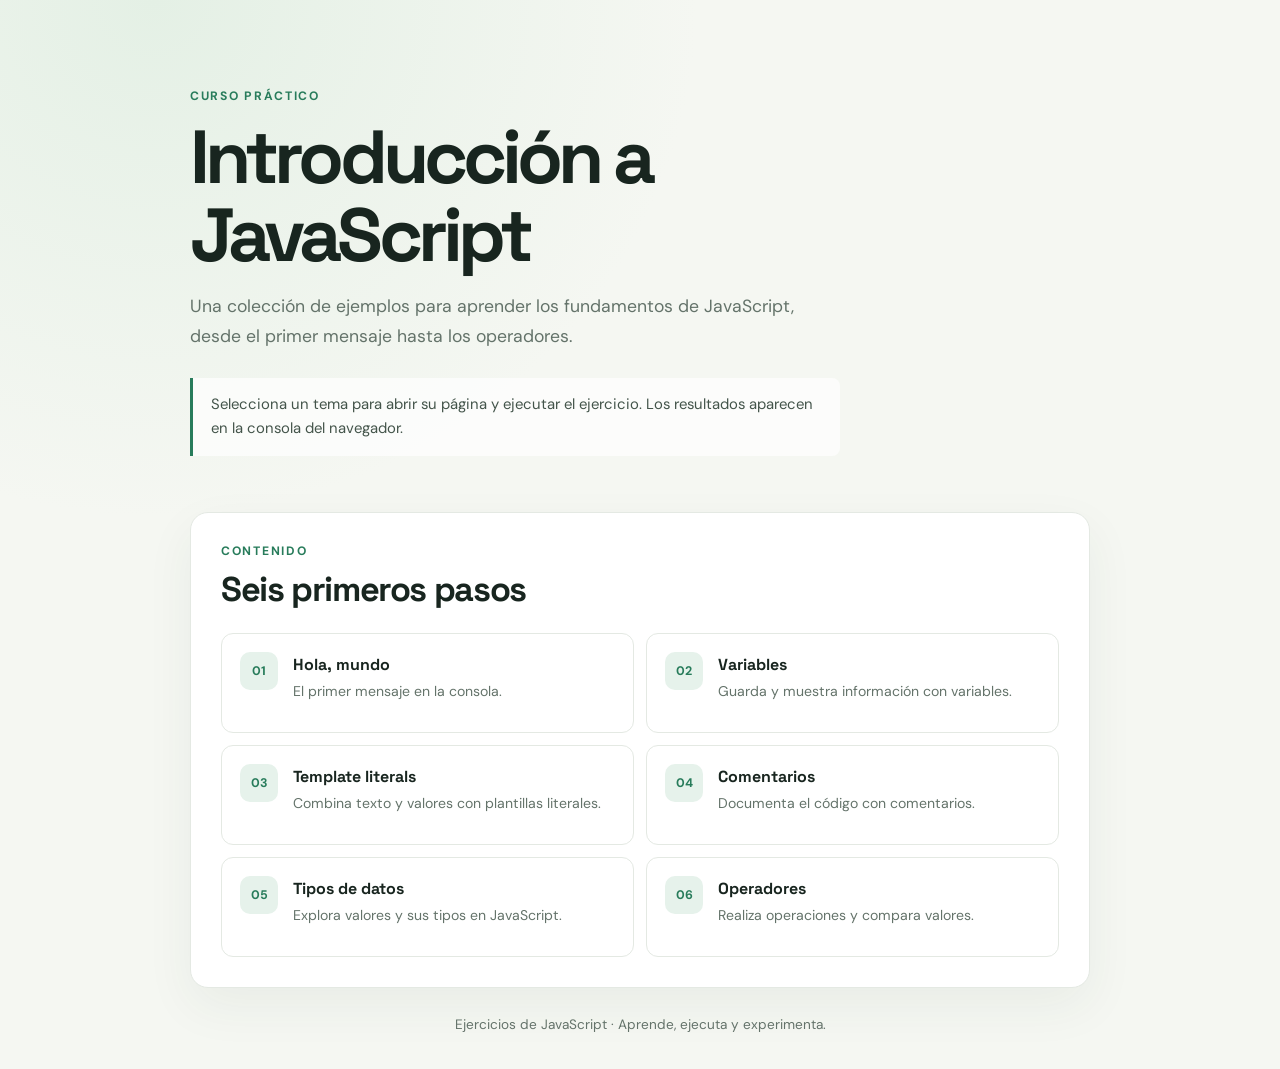
<file: index.html>
<!DOCTYPE html>
<html lang="es">
<head>
    <meta charset="UTF-8">
    <meta name="viewport" content="width=device-width, initial-scale=1.0">
    <meta name="description" content="Ejercicios introductorios de JavaScript de Francisco.">
    <title>Introducción a JavaScript</title>
    <link rel="stylesheet" href="styles.css">
</head>
<body>
    <main class="page">
        <header class="hero">
            <p class="eyebrow">Curso práctico</p>
            <h1>Introducción a JavaScript</h1>
            <p class="intro">
                Una colección de ejemplos para aprender los fundamentos de JavaScript,
                desde el primer mensaje hasta los operadores.
            </p>
            <p class="tip">
                Selecciona un tema para abrir su página y ejecutar el ejercicio.
                Los resultados aparecen en la consola del navegador.
            </p>
        </header>

        <section class="lessons" aria-labelledby="lessons-title">
            <div class="section-heading">
                <p class="eyebrow">Contenido</p>
                <h2 id="lessons-title">Seis primeros pasos</h2>
            </div>
            <ol class="lesson-list">
                <li>
                    <a class="lesson" href="01_hola_mundo.html">
                        <span class="lesson-number">01</span>
                        <div>
                        <h3>Hola, mundo</h3>
                        <p>El primer mensaje en la consola.</p>
                        </div>
                    </a>
                </li>
                <li>
                    <a class="lesson" href="02_variables.html">
                        <span class="lesson-number">02</span>
                        <div>
                        <h3>Variables</h3>
                        <p>Guarda y muestra información con variables.</p>
                        </div>
                    </a>
                </li>
                <li>
                    <a class="lesson" href="03_templete_literals.html">
                        <span class="lesson-number">03</span>
                        <div>
                        <h3>Template literals</h3>
                        <p>Combina texto y valores con plantillas literales.</p>
                        </div>
                    </a>
                </li>
                <li>
                    <a class="lesson" href="04_comentarios.html">
                        <span class="lesson-number">04</span>
                        <div>
                        <h3>Comentarios</h3>
                        <p>Documenta el código con comentarios.</p>
                        </div>
                    </a>
                </li>
                <li>
                    <a class="lesson" href="05_tipos_datos.html">
                        <span class="lesson-number">05</span>
                        <div>
                        <h3>Tipos de datos</h3>
                        <p>Explora valores y sus tipos en JavaScript.</p>
                        </div>
                    </a>
                </li>
                <li>
                    <a class="lesson" href="06_operadores.html">
                        <span class="lesson-number">06</span>
                        <div>
                        <h3>Operadores</h3>
                        <p>Realiza operaciones y compara valores.</p>
                        </div>
                    </a>
                </li>
            </ol>
        </section>

        <footer>
            <p>Ejercicios de JavaScript · Aprende, ejecuta y experimenta.</p>
        </footer>
    </main>

</body>
</html>
</file>
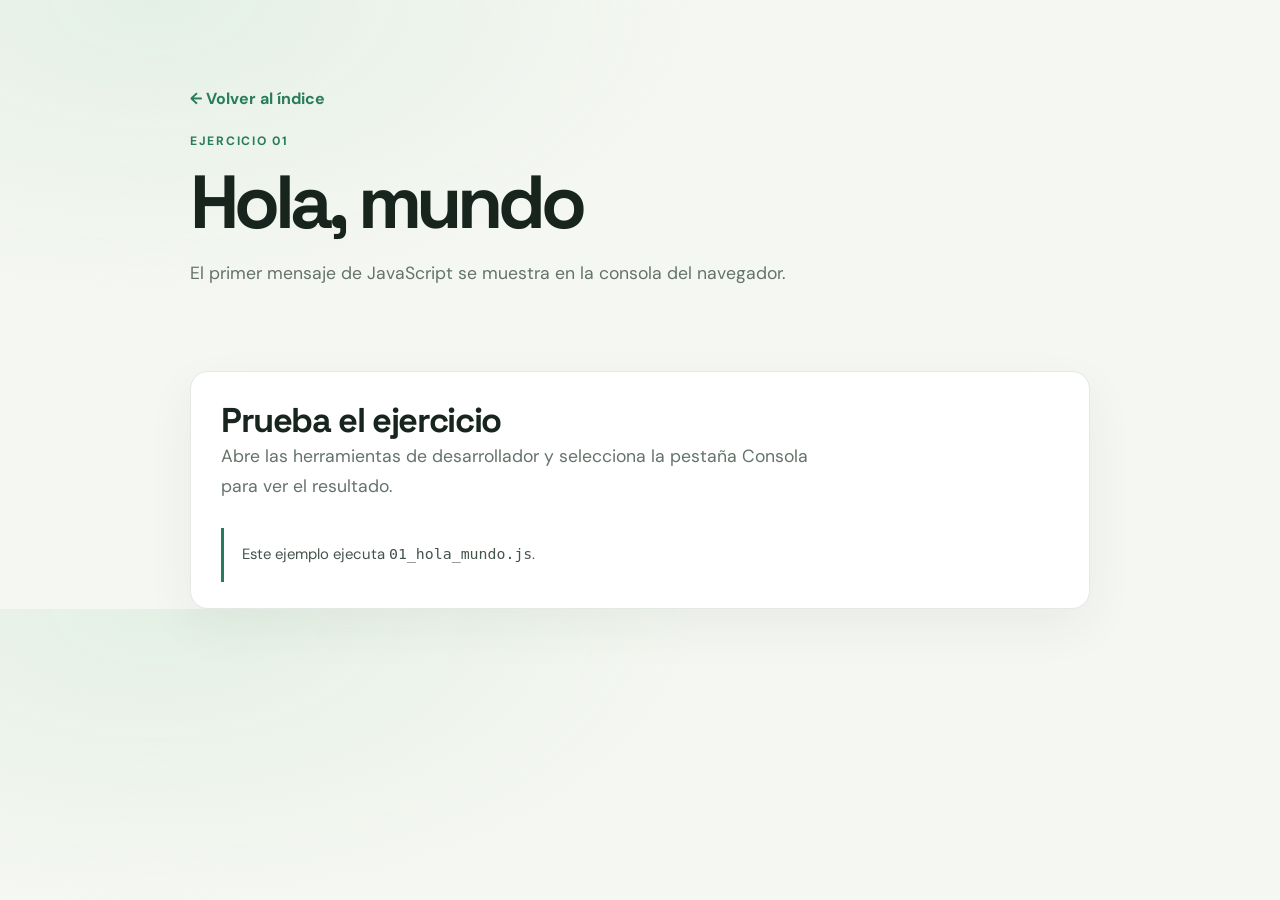
<file: 01_hola_mundo.html>
<!DOCTYPE html>
<html lang="es">
<head>
    <meta charset="UTF-8">
    <meta name="viewport" content="width=device-width, initial-scale=1.0">
    <meta name="description" content="Ejercicio de Hola, mundo en JavaScript.">
    <title>Hola, mundo | Introducción a JavaScript</title>
    <link rel="stylesheet" href="styles.css">
</head>
<body>
    <main class="page">
        <header class="hero">
            <a class="back-link" href="index.html">← Volver al índice</a>
            <p class="eyebrow">Ejercicio 01</p>
            <h1>Hola, mundo</h1>
            <p class="intro">El primer mensaje de JavaScript se muestra en la consola del navegador.</p>
        </header>
        <section class="lessons lesson-detail">
            <h2>Prueba el ejercicio</h2>
            <p class="intro">Abre las herramientas de desarrollador y selecciona la pestaña Consola para ver el resultado.</p>
            <p class="tip">Este ejemplo ejecuta <code>01_hola_mundo.js</code>.</p>
        </section>
    </main>
    <script src="01_hola_mundo.js"></script>
</body>
</html>
</file>
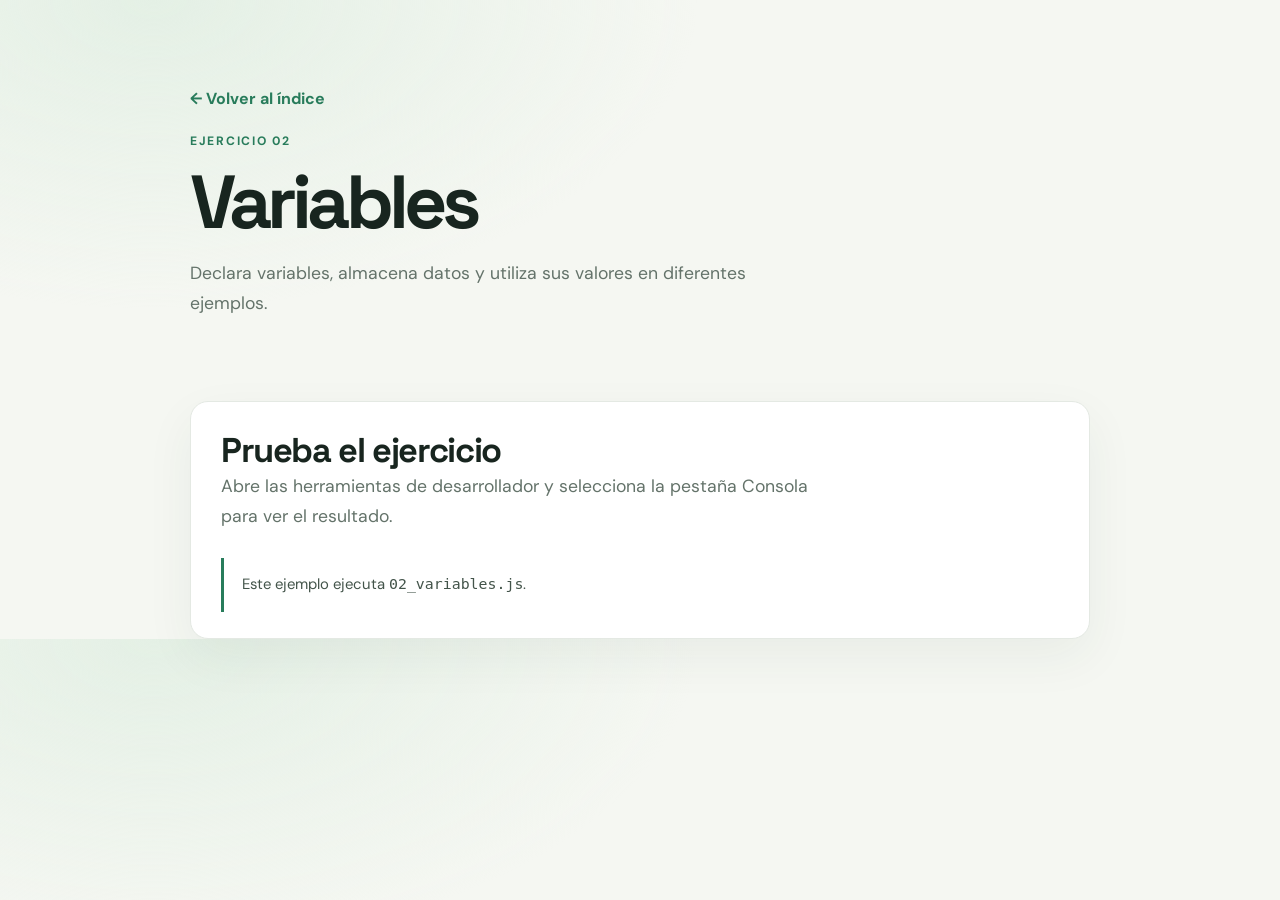
<file: 02_variables.html>
<!DOCTYPE html>
<html lang="es">
<head>
    <meta charset="UTF-8">
    <meta name="viewport" content="width=device-width, initial-scale=1.0">
    <meta name="description" content="Ejercicios de variables en JavaScript.">
    <title>Variables | Introducción a JavaScript</title>
    <link rel="stylesheet" href="styles.css">
</head>
<body>
    <main class="page">
        <header class="hero">
            <a class="back-link" href="index.html">← Volver al índice</a>
            <p class="eyebrow">Ejercicio 02</p>
            <h1>Variables</h1>
            <p class="intro">Declara variables, almacena datos y utiliza sus valores en diferentes ejemplos.</p>
        </header>
        <section class="lessons lesson-detail">
            <h2>Prueba el ejercicio</h2>
            <p class="intro">Abre las herramientas de desarrollador y selecciona la pestaña Consola para ver el resultado.</p>
            <p class="tip">Este ejemplo ejecuta <code>02_variables.js</code>.</p>
        </section>
    </main>
    <script src="02_variables.js"></script>
</body>
</html>
</file>
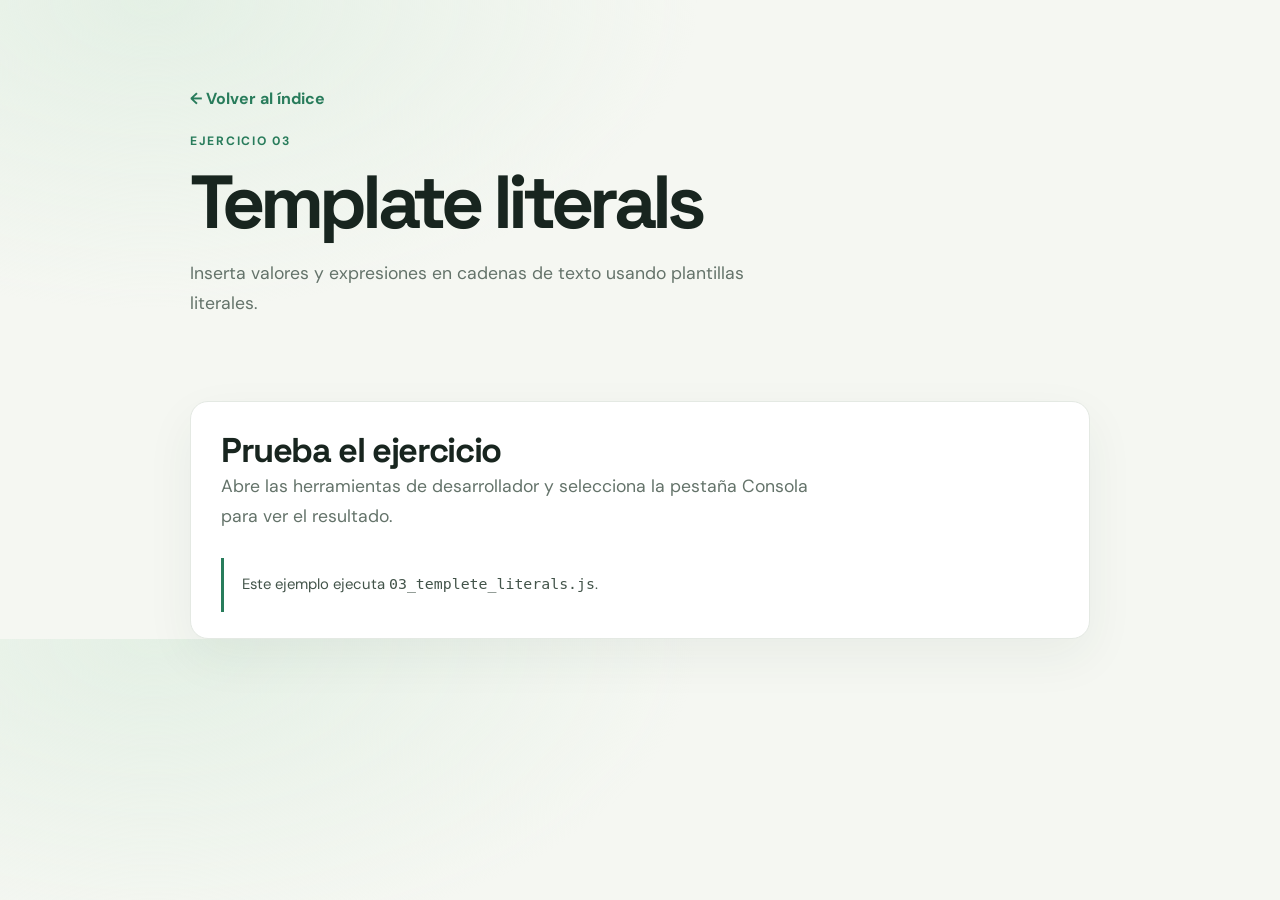
<file: 03_templete_literals.html>
<!DOCTYPE html>
<html lang="es">
<head>
    <meta charset="UTF-8">
    <meta name="viewport" content="width=device-width, initial-scale=1.0">
    <meta name="description" content="Ejercicios de template literals en JavaScript.">
    <title>Template literals | Introducción a JavaScript</title>
    <link rel="stylesheet" href="styles.css">
</head>
<body>
    <main class="page">
        <header class="hero">
            <a class="back-link" href="index.html">← Volver al índice</a>
            <p class="eyebrow">Ejercicio 03</p>
            <h1>Template literals</h1>
            <p class="intro">Inserta valores y expresiones en cadenas de texto usando plantillas literales.</p>
        </header>
        <section class="lessons lesson-detail">
            <h2>Prueba el ejercicio</h2>
            <p class="intro">Abre las herramientas de desarrollador y selecciona la pestaña Consola para ver el resultado.</p>
            <p class="tip">Este ejemplo ejecuta <code>03_templete_literals.js</code>.</p>
        </section>
    </main>
    <script src="03_templete_literals.js"></script>
</body>
</html>
</file>
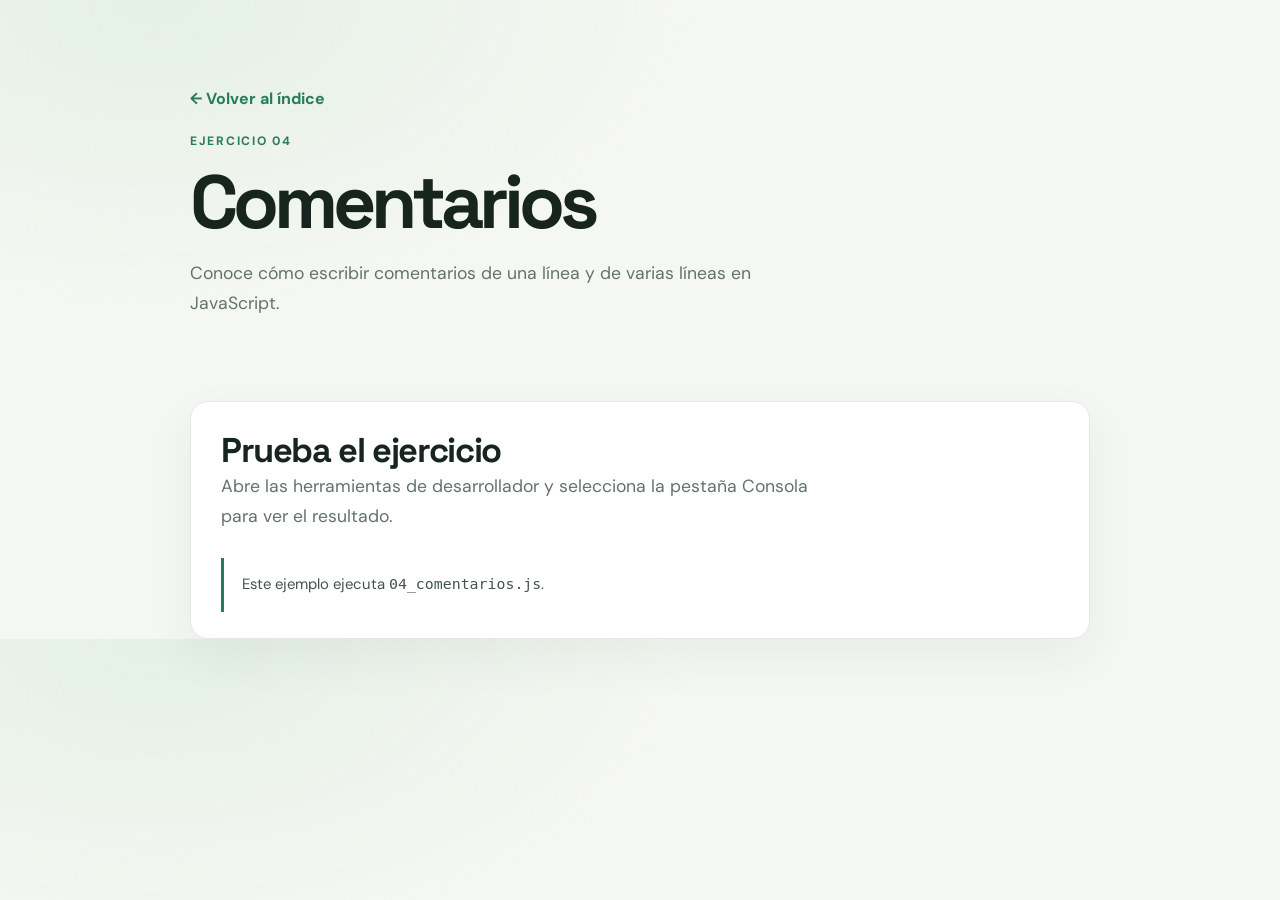
<file: 04_comentarios.html>
<!DOCTYPE html>
<html lang="es">
<head>
    <meta charset="UTF-8">
    <meta name="viewport" content="width=device-width, initial-scale=1.0">
    <meta name="description" content="Ejemplos de comentarios en JavaScript.">
    <title>Comentarios | Introducción a JavaScript</title>
    <link rel="stylesheet" href="styles.css">
</head>
<body>
    <main class="page">
        <header class="hero">
            <a class="back-link" href="index.html">← Volver al índice</a>
            <p class="eyebrow">Ejercicio 04</p>
            <h1>Comentarios</h1>
            <p class="intro">Conoce cómo escribir comentarios de una línea y de varias líneas en JavaScript.</p>
        </header>
        <section class="lessons lesson-detail">
            <h2>Prueba el ejercicio</h2>
            <p class="intro">Abre las herramientas de desarrollador y selecciona la pestaña Consola para ver el resultado.</p>
            <p class="tip">Este ejemplo ejecuta <code>04_comentarios.js</code>.</p>
        </section>
    </main>
    <script src="04_comentarios.js"></script>
</body>
</html>
</file>
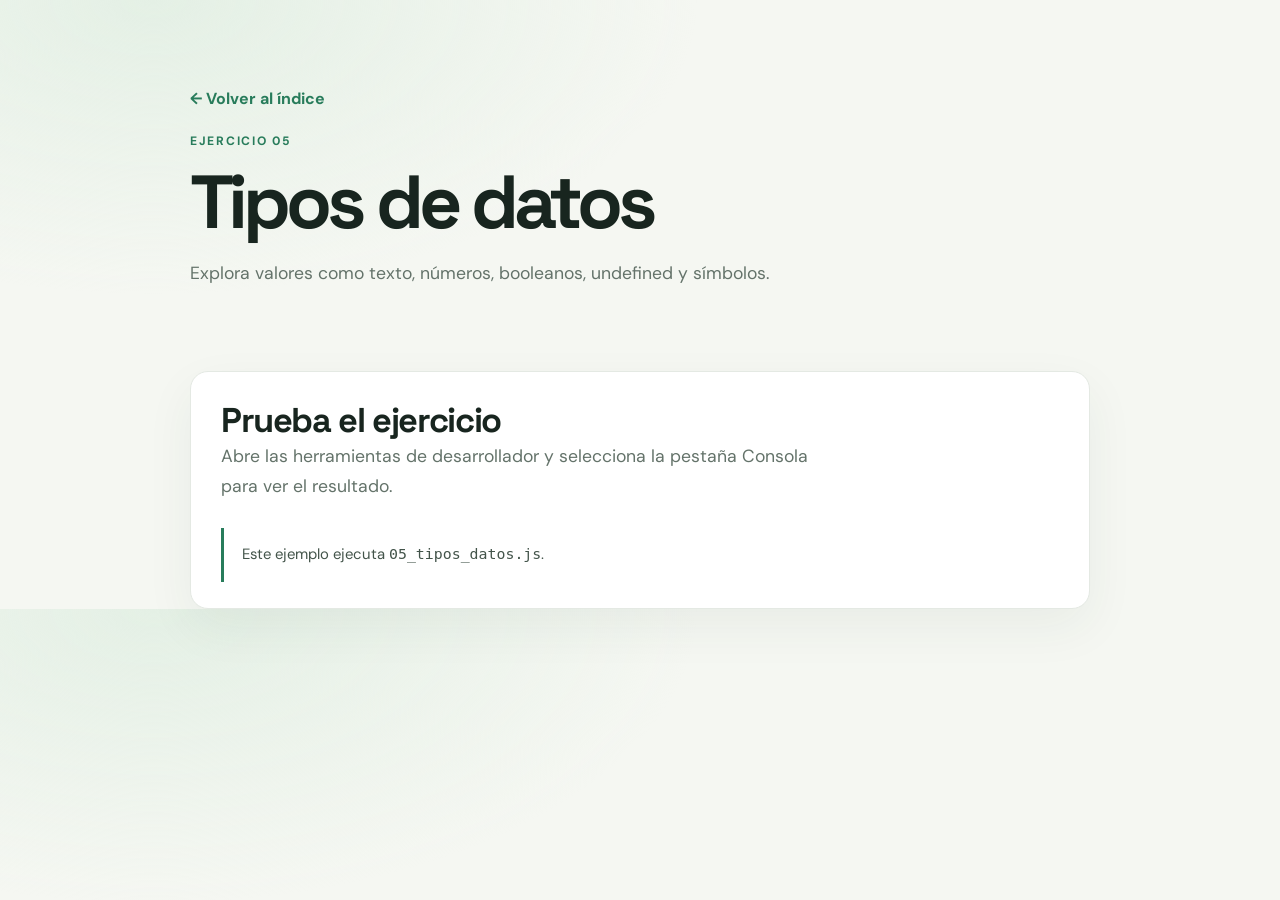
<file: 05_tipos_datos.html>
<!DOCTYPE html>
<html lang="es">
<head>
    <meta charset="UTF-8">
    <meta name="viewport" content="width=device-width, initial-scale=1.0">
    <meta name="description" content="Ejercicios sobre tipos de datos en JavaScript.">
    <title>Tipos de datos | Introducción a JavaScript</title>
    <link rel="stylesheet" href="styles.css">
</head>
<body>
    <main class="page">
        <header class="hero">
            <a class="back-link" href="index.html">← Volver al índice</a>
            <p class="eyebrow">Ejercicio 05</p>
            <h1>Tipos de datos</h1>
            <p class="intro">Explora valores como texto, números, booleanos, undefined y símbolos.</p>
        </header>
        <section class="lessons lesson-detail">
            <h2>Prueba el ejercicio</h2>
            <p class="intro">Abre las herramientas de desarrollador y selecciona la pestaña Consola para ver el resultado.</p>
            <p class="tip">Este ejemplo ejecuta <code>05_tipos_datos.js</code>.</p>
        </section>
    </main>
    <script src="05_tipos_datos.js"></script>
</body>
</html>
</file>
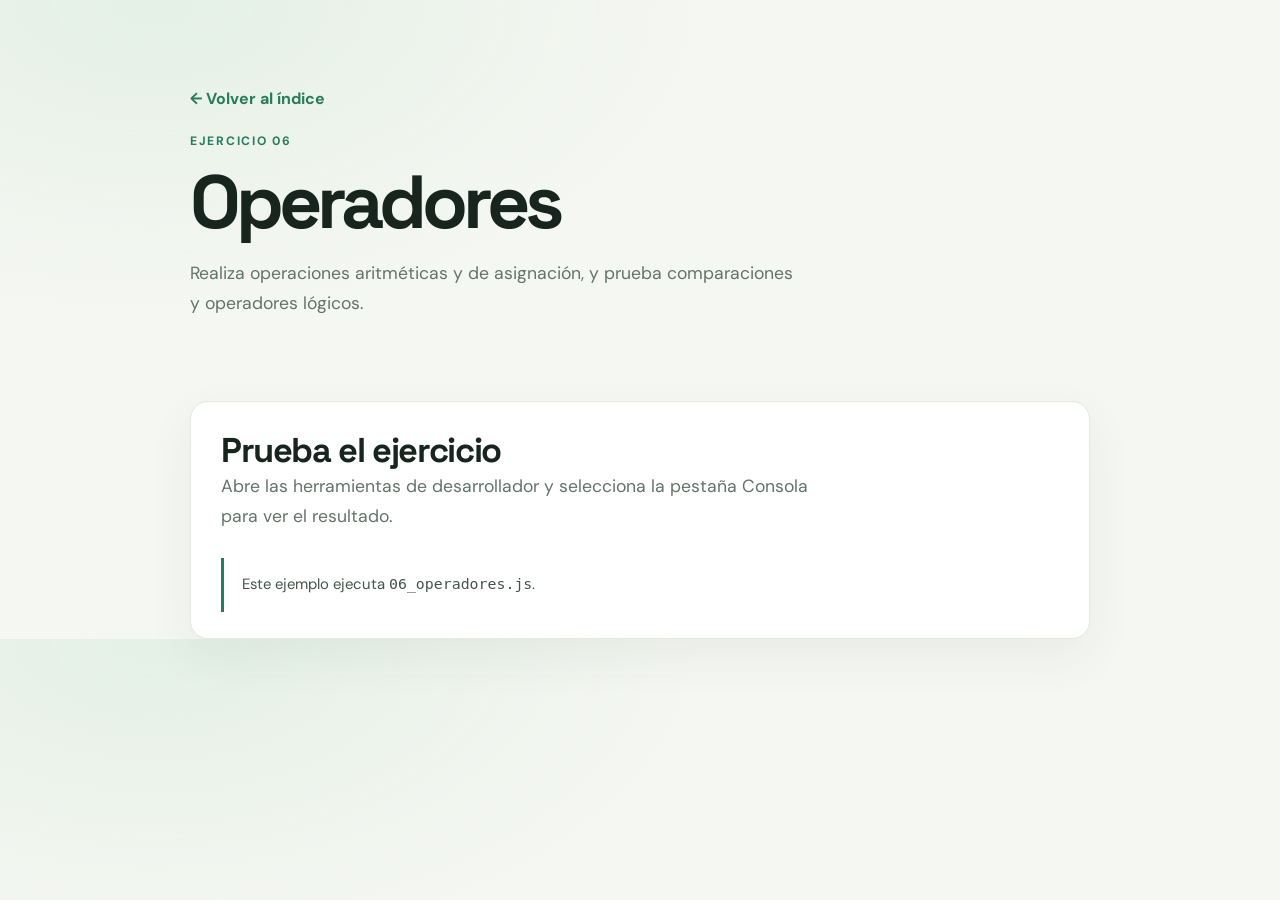
<file: 06_operadores.html>
<!DOCTYPE html>
<html lang="es">
<head>
    <meta charset="UTF-8">
    <meta name="viewport" content="width=device-width, initial-scale=1.0">
    <meta name="description" content="Ejercicios de operadores en JavaScript.">
    <title>Operadores | Introducción a JavaScript</title>
    <link rel="stylesheet" href="styles.css">
</head>
<body>
    <main class="page">
        <header class="hero">
            <a class="back-link" href="index.html">← Volver al índice</a>
            <p class="eyebrow">Ejercicio 06</p>
            <h1>Operadores</h1>
            <p class="intro">Realiza operaciones aritméticas y de asignación, y prueba comparaciones y operadores lógicos.</p>
        </header>
        <section class="lessons lesson-detail">
            <h2>Prueba el ejercicio</h2>
            <p class="intro">Abre las herramientas de desarrollador y selecciona la pestaña Consola para ver el resultado.</p>
            <p class="tip">Este ejemplo ejecuta <code>06_operadores.js</code>.</p>
        </section>
    </main>
    <script src="06_operadores.js"></script>
</body>
</html>
</file>
<file: styles.css>
@import url("https://fonts.googleapis.com/css2?family=DM+Sans:wght@400;500;600;700&family=Space+Grotesk:wght@500;600;700&display=swap");

:root {
    color-scheme: light;
    --background: #f5f7f2;
    --surface: #ffffff;
    --text: #18251f;
    --muted: #64736a;
    --accent: #287c5b;
    --accent-light: #e6f2eb;
    --border: #e4e9e3;
}

* {
    box-sizing: border-box;
}

body {
    min-width: 320px;
    margin: 0;
    background:
        radial-gradient(ellipse at 12% 0%, #e4f0e5 0, transparent 34rem),
        var(--background);
    color: var(--text);
    font-family: "DM Sans", sans-serif;
}

.page {
    width: min(100% - 40px, 900px);
    margin: 0 auto;
}

.hero {
    padding: 88px 0 56px;
}

.eyebrow {
    margin: 0 0 14px;
    color: var(--accent);
    font-size: 0.76rem;
    font-weight: 700;
    letter-spacing: 0.14em;
    text-transform: uppercase;
}

h1,
h2,
h3,
p {
    margin-top: 0;
}

h1,
h2,
h3 {
    font-family: "Space Grotesk", sans-serif;
}

h1 {
    max-width: 700px;
    margin-bottom: 18px;
    font-size: clamp(2.5rem, 8vw, 4.7rem);
    letter-spacing: -0.065em;
    line-height: 1.04;
}

.intro {
    max-width: 610px;
    margin-bottom: 26px;
    color: var(--muted);
    font-size: 1.1rem;
    line-height: 1.7;
}

.tip {
    max-width: 650px;
    margin-bottom: 0;
    padding: 15px 18px;
    border-left: 3px solid var(--accent);
    border-radius: 0 8px 8px 0;
    background: rgb(255 255 255 / 70%);
    color: #43544a;
    font-size: 0.93rem;
    line-height: 1.6;
}

.lessons {
    padding: 30px;
    border: 1px solid var(--border);
    border-radius: 18px;
    background: var(--surface);
    box-shadow: 0 18px 50px rgb(34 62 44 / 6%);
}

.section-heading {
    margin-bottom: 22px;
}

.section-heading .eyebrow {
    margin-bottom: 8px;
}

h2 {
    margin-bottom: 0;
    font-size: clamp(1.6rem, 4vw, 2.15rem);
    letter-spacing: -0.04em;
}

.lesson-list {
    display: grid;
    grid-template-columns: repeat(2, minmax(0, 1fr));
    gap: 12px;
    margin: 0;
    padding: 0;
    list-style: none;
}

.lesson {
    display: flex;
    min-height: 100px;
    align-items: flex-start;
    gap: 15px;
    padding: 18px;
    border: 1px solid var(--border);
    border-radius: 12px;
    color: inherit;
    text-decoration: none;
    transition: border-color 160ms ease, transform 160ms ease;
}

.lesson:hover,
.lesson:focus-visible {
    transform: translateY(-2px);
    border-color: #b7d4c1;
}

.lesson:focus-visible {
    outline: 3px solid var(--accent);
    outline-offset: 3px;
}

.lesson-detail {
    padding: 26px 30px;
}

.lesson-detail .tip {
    margin-top: 20px;
}

.back-link {
    display: inline-flex;
    align-items: center;
    gap: 8px;
    margin-bottom: 24px;
    color: var(--accent);
    font-weight: 700;
    text-decoration: none;
}

.back-link:hover,
.back-link:focus-visible {
    text-decoration: underline;
}

.back-link:focus-visible {
    outline: 3px solid var(--accent);
    outline-offset: 4px;
}

.lesson-number {
    display: grid;
    width: 38px;
    height: 38px;
    flex: 0 0 38px;
    place-items: center;
    border-radius: 10px;
    background: var(--accent-light);
    color: var(--accent);
    font-size: 0.78rem;
    font-weight: 700;
}

.lesson h3 {
    margin: 2px 0 6px;
    font-size: 1rem;
}

.lesson p {
    margin-bottom: 0;
    color: var(--muted);
    font-size: 0.88rem;
    line-height: 1.5;
}

footer {
    padding: 28px 0 36px;
    color: var(--muted);
    font-size: 0.85rem;
    text-align: center;
}

footer p {
    margin: 0;
}

@media (max-width: 600px) {
    .page {
        width: min(100% - 28px, 900px);
    }

    .hero {
        padding: 58px 0 38px;
    }

    .lessons {
        padding: 22px 16px;
    }

    .lesson-detail {
        padding: 22px 16px;
    }

    .lesson-list {
        grid-template-columns: 1fr;
    }
}
</file>
